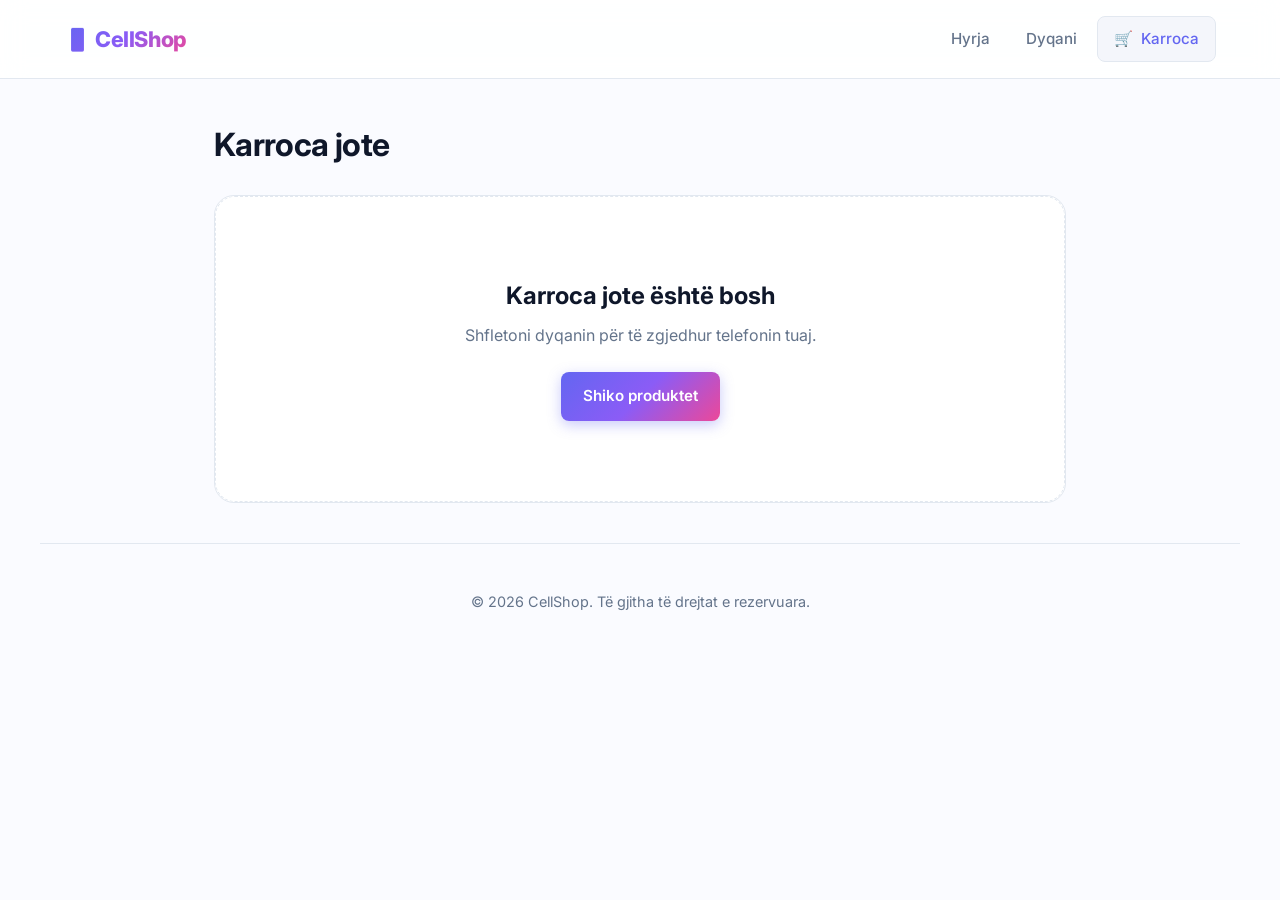
<file: CellShop.Api/wwwroot/cart.html>
<!doctype html>
<html lang="sq">
<head>
  <meta charset="utf-8">
  <meta name="viewport" content="width=device-width,initial-scale=1">
  <title>Karroca — CellShop</title>
  <link rel="preconnect" href="https://fonts.googleapis.com">
  <link rel="preconnect" href="https://fonts.gstatic.com" crossorigin>
  <link href="https://fonts.googleapis.com/css2?family=Inter:wght@400;500;600;700;800&display=swap" rel="stylesheet">
  <link rel="stylesheet" href="css/styles.css">
</head>
<body>
  <header class="nav">
    <div class="nav-inner">
      <a class="brand" href="index.html">CellShop</a>
      <button class="menu-btn" aria-label="Menu">☰</button>
      <nav class="nav-links">
        <a href="index.html">Hyrja</a>
        <a href="products.html">Dyqani</a>
        <a href="cart.html" class="cart-btn active">
          🛒 <span>Karroca</span>
          <span class="cart-badge hidden">0</span>
        </a>
      </nav>
    </div>
  </header>

  <main class="cart-page">
    <h1>Karroca jote</h1>
    <div id="cartList" class="cart-list"></div>
    <div id="cartSummary" class="cart-summary" style="display:none">
      <div class="cart-summary-row"><span>Nëntotali</span><span id="subtotal">0 €</span></div>
      <div class="cart-summary-row"><span>Transporti <small>(Falas mbi 500 €)</small></span><span id="shipping">0 €</span></div>
      <div class="cart-summary-row"><span>Totali</span><span class="total" id="total">0 €</span></div>
      <div style="display:flex;gap:12px;margin-top:20px;flex-wrap:wrap">
        <a href="products.html" class="btn ghost">← Vazhdo blerjet</a>
        <button id="clearCartBtn" class="btn ghost">Zbraz karrocën</button>
        <button id="checkoutBtn" class="btn" style="flex:1;min-width:200px">Vazhdo te pagesa →</button>
      </div>
    </div>
  </main>

  <footer class="site-footer">
    <p>© 2026 CellShop. Të gjitha të drejtat e rezervuara.</p>
  </footer>

  <script src="js/data.js"></script>
  <script src="js/api.js"></script>
  <script src="js/cart.js"></script>
  <script src="js/cart-page.js"></script>
</body>
</html>
</file>
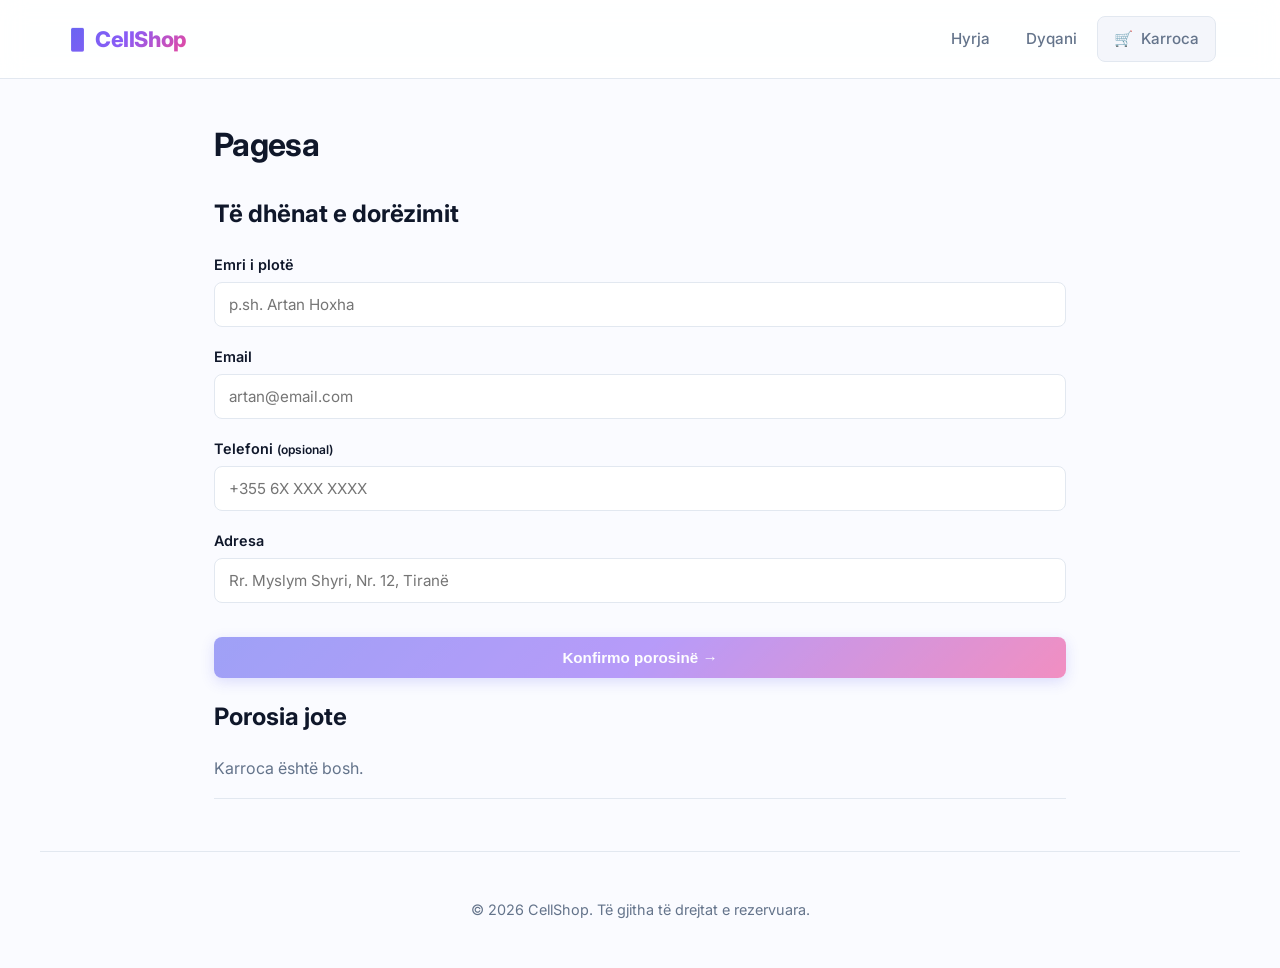
<file: CellShop.Api/wwwroot/checkout.html>
<!doctype html>
<html lang="sq">
<head>
  <meta charset="utf-8">
  <meta name="viewport" content="width=device-width,initial-scale=1">
  <title>Pagesa — CellShop</title>
  <link rel="preconnect" href="https://fonts.googleapis.com">
  <link rel="preconnect" href="https://fonts.gstatic.com" crossorigin>
  <link href="https://fonts.googleapis.com/css2?family=Inter:wght@400;500;600;700;800&display=swap" rel="stylesheet">
  <link rel="stylesheet" href="css/styles.css">
</head>
<body>
  <header class="nav">
    <div class="nav-inner">
      <a class="brand" href="index.html">CellShop</a>
      <button class="menu-btn" aria-label="Menu">☰</button>
      <nav class="nav-links">
        <a href="index.html">Hyrja</a>
        <a href="products.html">Dyqani</a>
        <a href="cart.html" class="cart-btn">
          🛒 <span>Karroca</span>
          <span class="cart-badge hidden">0</span>
        </a>
      </nav>
    </div>
  </header>

  <main class="checkout-page">
    <h1>Pagesa</h1>
    <div class="checkout-layout">
      <form id="checkoutForm" class="checkout-form" novalidate>
        <h2>Të dhënat e dorëzimit</h2>

        <div class="form-group">
          <label for="customerName">Emri i plotë</label>
          <input type="text" id="customerName" name="customerName" required placeholder="p.sh. Artan Hoxha">
          <span class="form-error"></span>
        </div>

        <div class="form-group">
          <label for="customerEmail">Email</label>
          <input type="email" id="customerEmail" name="customerEmail" required placeholder="artan@email.com">
          <span class="form-error"></span>
        </div>

        <div class="form-group">
          <label for="customerPhone">Telefoni <small>(opsional)</small></label>
          <input type="tel" id="customerPhone" name="customerPhone" placeholder="+355 6X XXX XXXX">
          <span class="form-error"></span>
        </div>

        <div class="form-group">
          <label for="shippingAddress">Adresa</label>
          <input type="text" id="shippingAddress" name="shippingAddress" required placeholder="Rr. Myslym Shyri, Nr. 12, Tiranë">
          <span class="form-error"></span>
        </div>

        <button class="btn" id="submitOrderBtn" type="submit" style="width:100%;margin-top:16px">
          Konfirmo porosinë →
        </button>
      </form>

      <div class="checkout-summary" id="checkoutSummary">
        <h2>Porosia jote</h2>
        <div id="orderItems"></div>
        <div id="orderTotal" style="margin-top:12px;border-top:1px solid var(--border);padding-top:12px"></div>
      </div>
    </div>
  </main>

  <footer class="site-footer">
    <p>© 2026 CellShop. Të gjitha të drejtat e rezervuara.</p>
  </footer>

  <script src="js/data.js"></script>
  <script src="js/api.js"></script>
  <script src="js/cart.js"></script>
  <script src="js/checkout.js"></script>
</body>
</html>
</file>
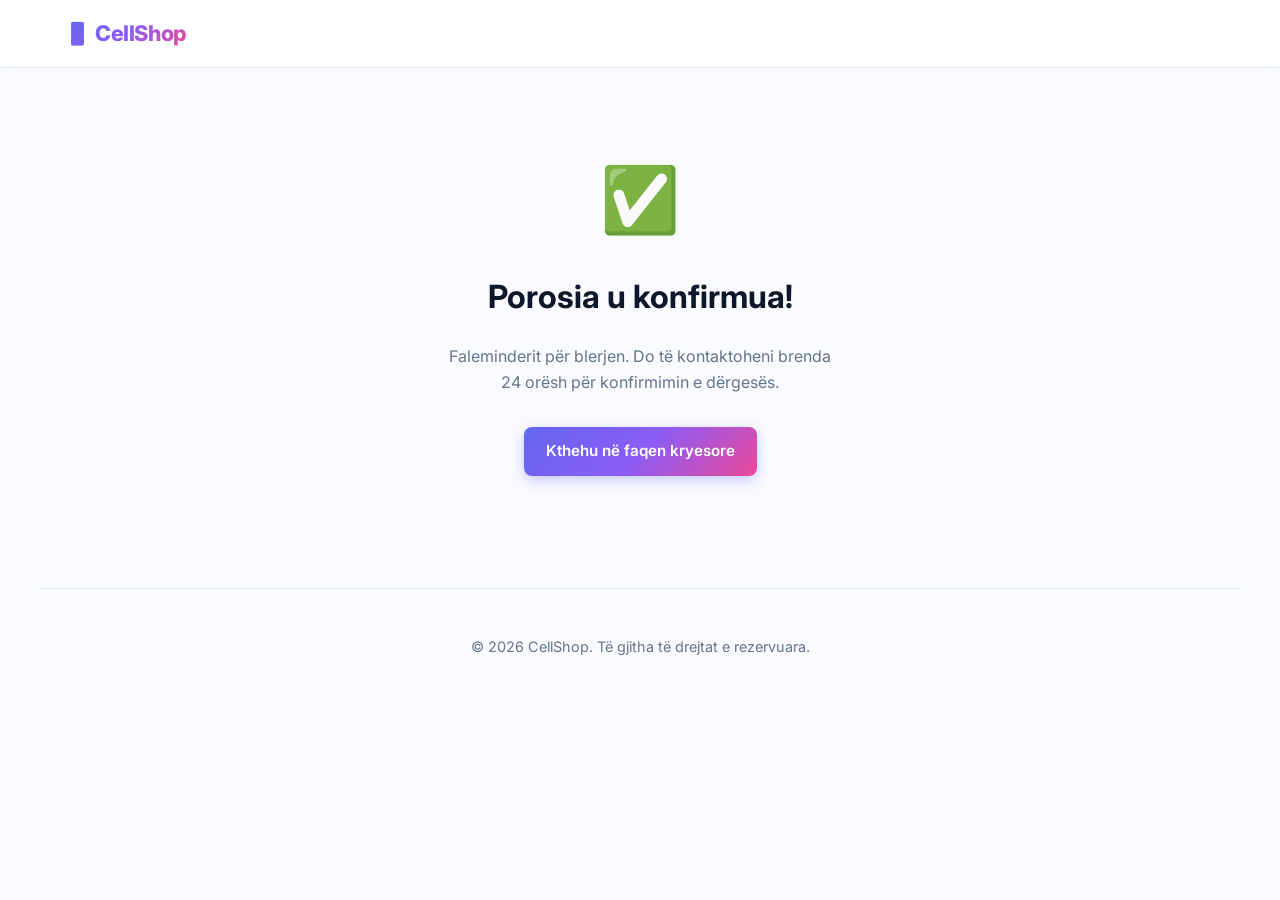
<file: CellShop.Api/wwwroot/success.html>
<!doctype html>
<html lang="sq">
<head>
  <meta charset="utf-8">
  <meta name="viewport" content="width=device-width,initial-scale=1">
  <title>Porosia u konfirmua — CellShop</title>
  <link rel="preconnect" href="https://fonts.googleapis.com">
  <link rel="preconnect" href="https://fonts.gstatic.com" crossorigin>
  <link href="https://fonts.googleapis.com/css2?family=Inter:wght@400;500;600;700;800&display=swap" rel="stylesheet">
  <link rel="stylesheet" href="css/styles.css">
</head>
<body>
  <header class="nav">
    <div class="nav-inner">
      <a class="brand" href="index.html">CellShop</a>
    </div>
  </header>
  <main style="text-align:center;padding:80px 24px">
    <div style="font-size:4rem;margin-bottom:16px">✅</div>
    <h1>Porosia u konfirmua!</h1>
    <p style="color:var(--text-muted);max-width:400px;margin:0 auto 32px">
      Faleminderit për blerjen. Do të kontaktoheni brenda 24 orësh për konfirmimin e dërgesës.
    </p>
    <a class="btn" href="index.html">Kthehu në faqen kryesore</a>
  </main>
  <footer class="site-footer">
    <p>© 2026 CellShop. Të gjitha të drejtat e rezervuara.</p>
  </footer>
  <script src="js/data.js"></script>
  <script src="js/cart.js"></script>
</body>
</html>
</file>
<file: CellShop.Api/wwwroot/css/styles.css>
/* ===========================================================
   CellShop — Modern UI
   Design tokens + components, mobile-first responsive
   =========================================================== */

:root {
  --primary: #6366f1;
  --primary-dark: #4f46e5;
  --primary-light: #818cf8;
  --accent: #ec4899;
  --bg: #fafbff;
  --surface: #ffffff;
  --surface-alt: #f4f6fb;
  --text: #0f172a;
  --text-muted: #64748b;
  --text-soft: #94a3b8;
  --border: #e2e8f0;
  --success: #10b981;
  --warning: #f59e0b;
  --danger: #ef4444;

  --radius-sm: 8px;
  --radius: 12px;
  --radius-lg: 20px;
  --radius-xl: 28px;

  --shadow-sm: 0 1px 2px rgba(15, 23, 42, 0.05);
  --shadow: 0 4px 12px rgba(15, 23, 42, 0.06);
  --shadow-lg: 0 12px 32px rgba(15, 23, 42, 0.08);
  --shadow-xl: 0 24px 48px rgba(99, 102, 241, 0.15);

  --maxw: 1200px;
  --gradient-primary: linear-gradient(135deg, #6366f1 0%, #8b5cf6 50%, #ec4899 100%);
  --gradient-soft: linear-gradient(135deg, #eef2ff 0%, #fce7f3 100%);

  --transition: 180ms cubic-bezier(0.4, 0, 0.2, 1);

  font-family: 'Inter', system-ui, -apple-system, 'Segoe UI', Roboto, sans-serif;
  color-scheme: light;
}

* { box-sizing: border-box; }
*:focus-visible { outline: 2px solid var(--primary); outline-offset: 2px; border-radius: 4px; }

html, body { margin: 0; padding: 0; }
body {
  background: var(--bg);
  color: var(--text);
  line-height: 1.6;
  min-height: 100vh;
  -webkit-font-smoothing: antialiased;
  -moz-osx-font-smoothing: grayscale;
}

img { max-width: 100%; display: block; }
a { color: inherit; text-decoration: none; }

/* ============== Header / Navigation ============== */
.nav {
  position: sticky;
  top: 0;
  z-index: 50;
  background: rgba(255, 255, 255, 0.85);
  backdrop-filter: saturate(180%) blur(12px);
  -webkit-backdrop-filter: saturate(180%) blur(12px);
  border-bottom: 1px solid var(--border);
}
.nav-inner {
  max-width: var(--maxw);
  margin: 0 auto;
  display: flex;
  align-items: center;
  justify-content: space-between;
  padding: 16px 24px;
  gap: 16px;
}
.brand {
  font-weight: 800;
  font-size: 1.35rem;
  background: var(--gradient-primary);
  -webkit-background-clip: text;
  background-clip: text;
  color: transparent;
  letter-spacing: -0.02em;
}
.brand::before {
  content: "📱 ";
  -webkit-text-fill-color: initial;
}
.nav-links {
  display: flex;
  gap: 4px;
  align-items: center;
}
.nav-links a {
  padding: 10px 16px;
  border-radius: var(--radius-sm);
  font-weight: 500;
  font-size: 0.95rem;
  color: var(--text-muted);
  transition: var(--transition);
}
.nav-links a:hover { background: var(--surface-alt); color: var(--primary); }
.nav-links a.active { color: var(--primary); background: var(--surface-alt); }

.cart-btn {
  position: relative;
  display: inline-flex;
  align-items: center;
  gap: 8px;
  padding: 10px 16px;
  border-radius: var(--radius-sm);
  background: var(--surface-alt);
  font-weight: 600;
  font-size: 0.95rem;
  border: 1px solid var(--border);
  cursor: pointer;
  transition: var(--transition);
}
.cart-btn:hover { background: var(--primary); color: white; border-color: var(--primary); }
.cart-badge {
  background: var(--accent);
  color: white;
  border-radius: 999px;
  min-width: 22px;
  height: 22px;
  display: inline-flex;
  align-items: center;
  justify-content: center;
  font-size: 0.75rem;
  font-weight: 700;
  padding: 0 6px;
}
.cart-badge.hidden { display: none; }

.menu-btn {
  display: none;
  background: none;
  border: 0;
  font-size: 1.5rem;
  cursor: pointer;
  padding: 6px;
  color: var(--text);
}

/* ============== Buttons ============== */
.btn {
  display: inline-flex;
  align-items: center;
  justify-content: center;
  gap: 8px;
  padding: 12px 22px;
  border-radius: var(--radius-sm);
  background: var(--gradient-primary);
  color: white;
  font-weight: 600;
  font-size: 0.95rem;
  border: 0;
  cursor: pointer;
  transition: var(--transition);
  text-decoration: none;
  box-shadow: 0 4px 14px rgba(99, 102, 241, 0.35);
}
.btn:hover { transform: translateY(-1px); box-shadow: 0 8px 20px rgba(99, 102, 241, 0.4); }
.btn:active { transform: translateY(0); }
.btn:disabled { opacity: 0.6; cursor: not-allowed; transform: none; }

.btn.ghost {
  background: transparent;
  color: var(--primary);
  border: 1px solid var(--border);
  box-shadow: none;
}
.btn.ghost:hover { background: var(--surface-alt); border-color: var(--primary); }

.btn.danger {
  background: var(--danger);
  box-shadow: 0 4px 14px rgba(239, 68, 68, 0.3);
}
.btn.small { padding: 8px 14px; font-size: 0.85rem; }

/* ============== Hero ============== */
.hero {
  max-width: var(--maxw);
  margin: 40px auto;
  padding: 0 24px;
  display: grid;
  grid-template-columns: 1fr 1fr;
  gap: 48px;
  align-items: center;
}
.hero-inner h1 {
  font-size: clamp(2rem, 4vw, 3.5rem);
  font-weight: 800;
  line-height: 1.1;
  margin: 0 0 16px;
  letter-spacing: -0.03em;
}
.hero-inner h1 .accent {
  background: var(--gradient-primary);
  -webkit-background-clip: text;
  background-clip: text;
  color: transparent;
}
.hero-inner p {
  font-size: 1.15rem;
  color: var(--text-muted);
  margin: 0 0 28px;
  max-width: 540px;
}
.hero-cta { display: flex; gap: 12px; flex-wrap: wrap; }
.hero-stats { display: flex; gap: 40px; margin-top: 40px; }
.hero-stat strong {
  display: block;
  font-size: 1.75rem;
  font-weight: 800;
  color: var(--text);
}
.hero-stat span { color: var(--text-muted); font-size: 0.9rem; }

.hero-visual {
  position: relative;
  display: flex;
  align-items: center;
  justify-content: center;
  min-height: 400px;
}
.hero-visual::before {
  content: "";
  position: absolute;
  inset: 0;
  background: var(--gradient-soft);
  border-radius: var(--radius-xl);
  filter: blur(40px);
  opacity: 0.7;
}
.hero-phone {
  width: 280px;
  position: relative;
  filter: drop-shadow(0 30px 40px rgba(99, 102, 241, 0.25));
  animation: float 6s ease-in-out infinite;
}
@keyframes float {
  0%, 100% { transform: translateY(0) rotate(-3deg); }
  50% { transform: translateY(-20px) rotate(-1deg); }
}

/* ============== Features ============== */
.features {
  max-width: var(--maxw);
  margin: 60px auto;
  padding: 0 24px;
  display: grid;
  grid-template-columns: repeat(3, 1fr);
  gap: 24px;
}
.feature-card {
  background: var(--surface);
  padding: 28px;
  border-radius: var(--radius-lg);
  box-shadow: var(--shadow);
  border: 1px solid var(--border);
  transition: var(--transition);
}
.feature-card:hover { transform: translateY(-4px); box-shadow: var(--shadow-lg); }
.feature-icon {
  width: 48px;
  height: 48px;
  border-radius: var(--radius);
  background: var(--gradient-soft);
  display: flex;
  align-items: center;
  justify-content: center;
  font-size: 1.5rem;
  margin-bottom: 16px;
}
.feature-card h3 { margin: 0 0 8px; font-size: 1.1rem; font-weight: 700; }
.feature-card p { margin: 0; color: var(--text-muted); font-size: 0.95rem; }

/* ============== Section heading ============== */
.section-title {
  max-width: var(--maxw);
  margin: 60px auto 24px;
  padding: 0 24px;
  text-align: center;
}
.section-title h2 {
  font-size: 2rem;
  font-weight: 800;
  margin: 0 0 8px;
  letter-spacing: -0.02em;
}
.section-title p { color: var(--text-muted); margin: 0; }

/* ============== Product grid ============== */
.products-toolbar {
  max-width: var(--maxw);
  margin: 24px auto;
  padding: 0 24px;
  display: flex;
  gap: 12px;
  flex-wrap: wrap;
  align-items: center;
}
.products-toolbar input,
.products-toolbar select {
  padding: 10px 14px;
  border-radius: var(--radius-sm);
  border: 1px solid var(--border);
  background: var(--surface);
  font-size: 0.95rem;
  font-family: inherit;
  color: var(--text);
  transition: var(--transition);
}
.products-toolbar input { flex: 1; min-width: 200px; }
.products-toolbar input:focus, .products-toolbar select:focus {
  border-color: var(--primary);
  box-shadow: 0 0 0 3px rgba(99, 102, 241, 0.1);
}
.results-count { color: var(--text-muted); font-size: 0.9rem; }

.products-grid {
  max-width: var(--maxw);
  margin: 16px auto 60px;
  padding: 0 24px;
  display: grid;
  grid-template-columns: repeat(4, 1fr);
  gap: 24px;
}

.product-card {
  background: var(--surface);
  border-radius: var(--radius-lg);
  overflow: hidden;
  border: 1px solid var(--border);
  box-shadow: var(--shadow-sm);
  transition: var(--transition);
  display: flex;
  flex-direction: column;
  position: relative;
}
.product-card:hover {
  transform: translateY(-6px);
  box-shadow: var(--shadow-xl);
  border-color: var(--primary-light);
}
.product-media {
  position: relative;
  aspect-ratio: 1;
  background: var(--gradient-soft);
  display: flex;
  align-items: center;
  justify-content: center;
  overflow: hidden;
}
.product-media img {
  width: 100%;
  height: 100%;
  object-fit: cover;
  transition: transform 400ms;
}
.product-card:hover .product-media img { transform: scale(1.05); }
.product-badge {
  position: absolute;
  top: 12px;
  left: 12px;
  padding: 4px 10px;
  border-radius: 999px;
  font-size: 0.7rem;
  font-weight: 700;
  background: var(--surface);
  color: var(--text);
  box-shadow: var(--shadow-sm);
  text-transform: uppercase;
  letter-spacing: 0.05em;
}
.product-badge.low { background: var(--warning); color: white; }
.product-badge.out { background: var(--danger); color: white; }
.product-body {
  padding: 18px;
  display: flex;
  flex-direction: column;
  gap: 8px;
  flex: 1;
}
.product-brand {
  font-size: 0.75rem;
  text-transform: uppercase;
  letter-spacing: 0.08em;
  color: var(--text-soft);
  font-weight: 600;
}
.product-name {
  font-size: 1.1rem;
  font-weight: 700;
  margin: 0;
  letter-spacing: -0.01em;
}
.product-desc {
  font-size: 0.88rem;
  color: var(--text-muted);
  margin: 0;
  display: -webkit-box;
  -webkit-line-clamp: 2;
  -webkit-box-orient: vertical;
  overflow: hidden;
}
.product-price {
  font-size: 1.5rem;
  font-weight: 800;
  color: var(--primary);
  margin-top: auto;
  padding-top: 8px;
}
.product-price .currency { font-size: 1rem; font-weight: 600; }
.product-actions { display: flex; gap: 8px; }
.product-actions .btn { flex: 1; }

/* ============== Cart page ============== */
.cart-page, .checkout-page {
  max-width: 900px;
  margin: 40px auto;
  padding: 0 24px;
}
.cart-page h1, .checkout-page h1 {
  font-size: 2rem;
  margin: 0 0 24px;
  letter-spacing: -0.02em;
}
.cart-list {
  background: var(--surface);
  border-radius: var(--radius-lg);
  border: 1px solid var(--border);
  overflow: hidden;
}
.cart-item {
  display: grid;
  grid-template-columns: 80px 1fr auto auto auto;
  gap: 16px;
  padding: 18px;
  align-items: center;
  border-bottom: 1px solid var(--border);
}
.cart-item:last-child { border-bottom: 0; }
.cart-item img {
  width: 80px;
  height: 80px;
  border-radius: var(--radius);
  object-fit: cover;
  background: var(--gradient-soft);
}
.cart-item-info h4 { margin: 0 0 4px; font-size: 1rem; }
.cart-item-info p { margin: 0; color: var(--text-muted); font-size: 0.85rem; }
.qty-control {
  display: inline-flex;
  align-items: center;
  background: var(--surface-alt);
  border-radius: var(--radius-sm);
  overflow: hidden;
}
.qty-control button {
  width: 32px;
  height: 32px;
  border: 0;
  background: transparent;
  cursor: pointer;
  font-size: 1.2rem;
  color: var(--text);
  transition: var(--transition);
}
.qty-control button:hover { background: var(--border); }
.qty-control span { min-width: 32px; text-align: center; font-weight: 600; }
.cart-item-subtotal { font-weight: 700; color: var(--primary); min-width: 80px; text-align: right; }
.remove-btn {
  background: transparent;
  border: 0;
  color: var(--danger);
  cursor: pointer;
  padding: 6px;
  border-radius: var(--radius-sm);
  transition: var(--transition);
}
.remove-btn:hover { background: rgba(239, 68, 68, 0.1); }

.cart-summary {
  margin-top: 24px;
  background: var(--surface);
  border-radius: var(--radius-lg);
  border: 1px solid var(--border);
  padding: 24px;
}
.cart-summary-row {
  display: flex;
  justify-content: space-between;
  padding: 10px 0;
  border-bottom: 1px solid var(--border);
}
.cart-summary-row:last-of-type { border-bottom: 0; font-size: 1.25rem; font-weight: 800; padding-top: 16px; }
.cart-summary-row .total { color: var(--primary); }

.empty-state {
  text-align: center;
  padding: 80px 24px;
  background: var(--surface);
  border-radius: var(--radius-lg);
  border: 1px dashed var(--border);
}
.empty-state h2 { font-size: 1.5rem; margin: 0 0 8px; }
.empty-state p { color: var(--text-muted); margin: 0 0 24px; }

/* ============== Checkout form ============== */
.checkout-grid { display: grid; grid-template-columns: 1fr 360px; gap: 32px; }
.form-card {
  background: var(--surface);
  padding: 28px;
  border-radius: var(--radius-lg);
  border: 1px solid var(--border);
}
.form-group { margin-bottom: 18px; }
.form-group label {
  display: block;
  font-weight: 600;
  font-size: 0.9rem;
  margin-bottom: 6px;
  color: var(--text);
}
.form-group input, .form-group textarea {
  width: 100%;
  padding: 12px 14px;
  border-radius: var(--radius-sm);
  border: 1px solid var(--border);
  background: var(--surface);
  font-size: 0.95rem;
  font-family: inherit;
  color: var(--text);
  transition: var(--transition);
}
.form-group input:focus, .form-group textarea:focus {
  border-color: var(--primary);
  box-shadow: 0 0 0 3px rgba(99, 102, 241, 0.1);
}
.form-error { color: var(--danger); font-size: 0.85rem; margin-top: 6px; display: none; }
.form-group.invalid input, .form-group.invalid textarea { border-color: var(--danger); }
.form-group.invalid .form-error { display: block; }

.order-summary { height: fit-content; position: sticky; top: 88px; }
.order-summary-item {
  display: flex;
  justify-content: space-between;
  font-size: 0.9rem;
  padding: 6px 0;
  color: var(--text-muted);
}

/* ============== Success page ============== */
.success-card {
  max-width: 600px;
  margin: 80px auto;
  padding: 48px 32px;
  background: var(--surface);
  border-radius: var(--radius-xl);
  text-align: center;
  border: 1px solid var(--border);
  box-shadow: var(--shadow-lg);
}
.success-icon {
  width: 80px;
  height: 80px;
  border-radius: 50%;
  background: var(--success);
  color: white;
  display: flex;
  align-items: center;
  justify-content: center;
  font-size: 2.5rem;
  margin: 0 auto 24px;
}
.success-card h1 { margin: 0 0 8px; }
.success-card .order-id {
  display: inline-block;
  padding: 6px 14px;
  border-radius: 999px;
  background: var(--surface-alt);
  font-family: 'Menlo', 'Monaco', monospace;
  font-weight: 700;
  margin: 16px 0;
}

/* ============== Modal (product details) ============== */
.modal-backdrop {
  position: fixed; inset: 0;
  background: rgba(15, 23, 42, 0.6);
  backdrop-filter: blur(4px);
  z-index: 100;
  display: none;
  align-items: center;
  justify-content: center;
  padding: 24px;
}
.modal-backdrop.show { display: flex; animation: fadeIn 200ms; }
.modal {
  background: var(--surface);
  border-radius: var(--radius-xl);
  max-width: 800px;
  width: 100%;
  max-height: 90vh;
  overflow: auto;
  display: grid;
  grid-template-columns: 1fr 1fr;
  animation: slideUp 300ms cubic-bezier(0.4, 0, 0.2, 1);
}
.modal-media { background: var(--gradient-soft); padding: 32px; display: flex; align-items: center; }
.modal-media img { width: 100%; aspect-ratio: 1; object-fit: cover; border-radius: var(--radius); }
.modal-body { padding: 32px; }
.modal-body .product-brand { margin-bottom: 8px; }
.modal-body h2 { margin: 0 0 12px; font-size: 1.6rem; }
.modal-close {
  position: absolute;
  top: 16px;
  right: 16px;
  width: 36px;
  height: 36px;
  border-radius: 50%;
  background: var(--surface);
  border: 1px solid var(--border);
  cursor: pointer;
  font-size: 1.2rem;
  display: flex;
  align-items: center;
  justify-content: center;
}
.spec-list { list-style: none; padding: 0; margin: 16px 0; }
.spec-list li {
  display: flex;
  justify-content: space-between;
  padding: 8px 0;
  border-bottom: 1px solid var(--border);
  font-size: 0.9rem;
}
.spec-list li span:first-child { color: var(--text-muted); }
.spec-list li span:last-child { font-weight: 600; }
@keyframes fadeIn { from { opacity: 0; } to { opacity: 1; } }
@keyframes slideUp { from { opacity: 0; transform: translateY(20px); } to { opacity: 1; transform: translateY(0); } }

/* ============== Contact / Footer ============== */
.contact {
  max-width: var(--maxw);
  margin: 60px auto;
  padding: 48px 24px;
  text-align: center;
  background: var(--gradient-soft);
  border-radius: var(--radius-xl);
}
.contact h2 { font-size: 1.8rem; margin: 0 0 12px; }
.contact p { color: var(--text-muted); font-size: 1.05rem; margin: 4px 0; }
.site-footer {
  max-width: var(--maxw);
  margin: 32px auto 0;
  padding: 32px 24px;
  text-align: center;
  color: var(--text-muted);
  border-top: 1px solid var(--border);
  font-size: 0.9rem;
}

/* ============== Toast ============== */
.toast {
  position: fixed;
  bottom: 24px;
  right: 24px;
  background: var(--text);
  color: white;
  padding: 14px 20px;
  border-radius: var(--radius);
  box-shadow: var(--shadow-xl);
  z-index: 1000;
  font-weight: 500;
  font-size: 0.9rem;
  opacity: 0;
  transform: translateY(10px);
  transition: var(--transition);
  display: flex;
  align-items: center;
  gap: 8px;
}
.toast.show { opacity: 1; transform: translateY(0); }
.toast.success { background: var(--success); }
.toast.error { background: var(--danger); }

/* ============== Loading skeleton ============== */
.skeleton {
  background: linear-gradient(90deg, var(--surface-alt) 0%, var(--border) 50%, var(--surface-alt) 100%);
  background-size: 200% 100%;
  animation: shimmer 1.5s infinite;
  border-radius: var(--radius);
}
@keyframes shimmer { 0% { background-position: 200% 0; } 100% { background-position: -200% 0; } }

/* ============== Responsive ============== */
@media (max-width: 980px) {
  .hero { grid-template-columns: 1fr; text-align: center; gap: 32px; }
  .hero-stats { justify-content: center; }
  .hero-cta { justify-content: center; }
  .hero-inner p { margin-left: auto; margin-right: auto; }
  .products-grid { grid-template-columns: repeat(3, 1fr); }
  .features { grid-template-columns: 1fr; }
  .checkout-grid { grid-template-columns: 1fr; }
  .order-summary { position: static; }
  .modal { grid-template-columns: 1fr; }
}
@media (max-width: 720px) {
  .nav-inner { padding: 14px 16px; }
  .menu-btn { display: block; }
  .nav-links {
    display: none;
    position: absolute;
    top: 60px;
    right: 16px;
    background: var(--surface);
    padding: 12px;
    border-radius: var(--radius);
    box-shadow: var(--shadow-lg);
    flex-direction: column;
    min-width: 200px;
    border: 1px solid var(--border);
  }
  .nav-links.show { display: flex; }
  .hero { margin: 24px auto; padding: 0 16px; }
  .hero-stats { flex-wrap: wrap; gap: 20px; }
  .products-grid { grid-template-columns: repeat(2, 1fr); gap: 14px; padding: 0 16px; }
  .product-body { padding: 14px; }
  .product-price { font-size: 1.2rem; }
  .cart-item { grid-template-columns: 60px 1fr auto; gap: 10px; }
  .cart-item img { width: 60px; height: 60px; }
  .cart-item-subtotal, .qty-control { grid-column: 2 / 4; }
}
@media (max-width: 480px) {
  .products-grid { grid-template-columns: 1fr; }
}

/* ============== Extra polish ============== */

/* Page hero banner (Dyqani) */
.page-hero {
  background: var(--gradient-primary);
  color: #fff;
  padding: 56px 24px 48px;
  text-align: center;
}
.page-hero h1 { margin: 0 0 8px; font-size: 2rem; letter-spacing: -0.02em; }
.page-hero p  { margin: 0; opacity: 0.85; font-size: 1.05rem; }

/* Product card image — better rendering */
.product-media img {
  object-fit: contain;
  background: linear-gradient(135deg, #f0f4ff 0%, #fafbff 100%);
  padding: 12px;
  border-radius: 16px 16px 0 0;
  min-height: 220px;
  max-height: 260px;
  width: 100%;
}

/* Spec list icons alignment */
.spec-list li span:first-child {
  min-width: 110px;
}

/* Hero float animation */
@keyframes heroFloat {
  0%, 100% { transform: translateY(0) rotate(-1deg); }
  50%       { transform: translateY(-16px) rotate(1deg); }
}

/* Section pill badge */
.section-pill {
  display: inline-block;
  background: linear-gradient(135deg, #eef2ff 0%, #fce7f3 100%);
  color: var(--primary);
  font-size: 0.78rem;
  font-weight: 700;
  letter-spacing: 0.08em;
  text-transform: uppercase;
  padding: 6px 16px;
  border-radius: 999px;
  margin-bottom: 10px;
  border: 1px solid rgba(99,102,241,0.15);
}

/* Brand logos strip */
.brands-strip {
  max-width: var(--maxw);
  margin: 0 auto 20px;
  padding: 20px 24px;
  display: flex;
  align-items: center;
  gap: 32px;
  flex-wrap: wrap;
  border-bottom: 1px solid var(--border);
}
.brands-strip > span {
  font-size: 0.78rem;
  color: var(--text-soft);
  font-weight: 600;
  text-transform: uppercase;
  letter-spacing: 0.08em;
}
.brand-logos { display: flex; gap: 28px; align-items: center; flex-wrap: wrap; }
.brand-logo {
  font-weight: 800;
  font-size: 1rem;
  color: var(--text-muted);
  opacity: 0.55;
  letter-spacing: -0.02em;
  transition: opacity var(--transition);
}
.brand-logo:hover { opacity: 1; }

/* Hero img wrap */
.hero-img-wrap {
  position: relative;
  display: flex;
  justify-content: center;
  align-items: center;
}
.hero-img-wrap img {
  width: 280px;
  max-width: 100%;
  border-radius: 32px;
  box-shadow: 0 32px 80px rgba(99,102,241,0.3), 0 8px 24px rgba(0,0,0,0.15);
  animation: heroFloat 4s ease-in-out infinite;
  object-fit: cover;
}
.hero-img-glow {
  position: absolute;
  inset: 20px;
  border-radius: 40px;
  background: var(--gradient-primary);
  filter: blur(48px);
  opacity: 0.22;
  z-index: -1;
}

/* Cart item image */
.cart-item img { object-fit: contain; background: #f8f9ff; border-radius: 10px; }

/* Modal image */
.modal-media img { object-fit: contain; min-height: 260px; }

/* Smoother card hover */
.product-card {
  transition: transform 200ms cubic-bezier(0.34,1.56,0.64,1), box-shadow var(--transition);
}
.product-card:hover {
  transform: translateY(-6px);
  box-shadow: var(--shadow-xl);
}

/* ── Extra ── */
.pill {
  display: inline-block;
  background: linear-gradient(135deg,#eef2ff,#fce7f3);
  color: var(--primary);
  font-size: .78rem; font-weight: 700;
  letter-spacing: .08em; text-transform: uppercase;
  padding: 5px 14px; border-radius: 999px;
  border: 1px solid rgba(99,102,241,.15);
  margin-bottom: 10px;
}
.page-hero {
  background: var(--gradient-primary);
  color: #fff; text-align: center;
  padding: 52px 24px 44px;
}
.page-hero h1 { margin: 0 0 8px; font-size: 2rem; letter-spacing: -.02em; }
.page-hero p  { margin: 0; opacity: .85; }
.hero-img {
  width: 270px; max-width: 100%;
  border-radius: 32px;
  box-shadow: 0 32px 72px rgba(99,102,241,.28), 0 8px 20px rgba(0,0,0,.12);
  object-fit: cover;
  animation: floatPhone 4s ease-in-out infinite;
}
.hero-glow {
  position: absolute; inset: 20px; border-radius: 40px;
  background: var(--gradient-primary);
  filter: blur(48px); opacity: .2; z-index: -1;
}
.hero-visual { position: relative; display: flex; justify-content: center; align-items: center; }
@keyframes floatPhone {
  0%,100% { transform: translateY(0) rotate(-1.5deg); }
  50%      { transform: translateY(-14px) rotate(1.5deg); }
}
.product-media img {
  object-fit: contain;
  background: linear-gradient(135deg,#f0f4ff,#fafbff);
  padding: 12px; width: 100%;
  min-height: 220px; max-height: 260px;
  border-radius: 16px 16px 0 0;
}
.product-card { transition: transform 200ms cubic-bezier(.34,1.56,.64,1), box-shadow var(--transition); }
.product-card:hover { transform: translateY(-6px); box-shadow: var(--shadow-xl); }
</file>
